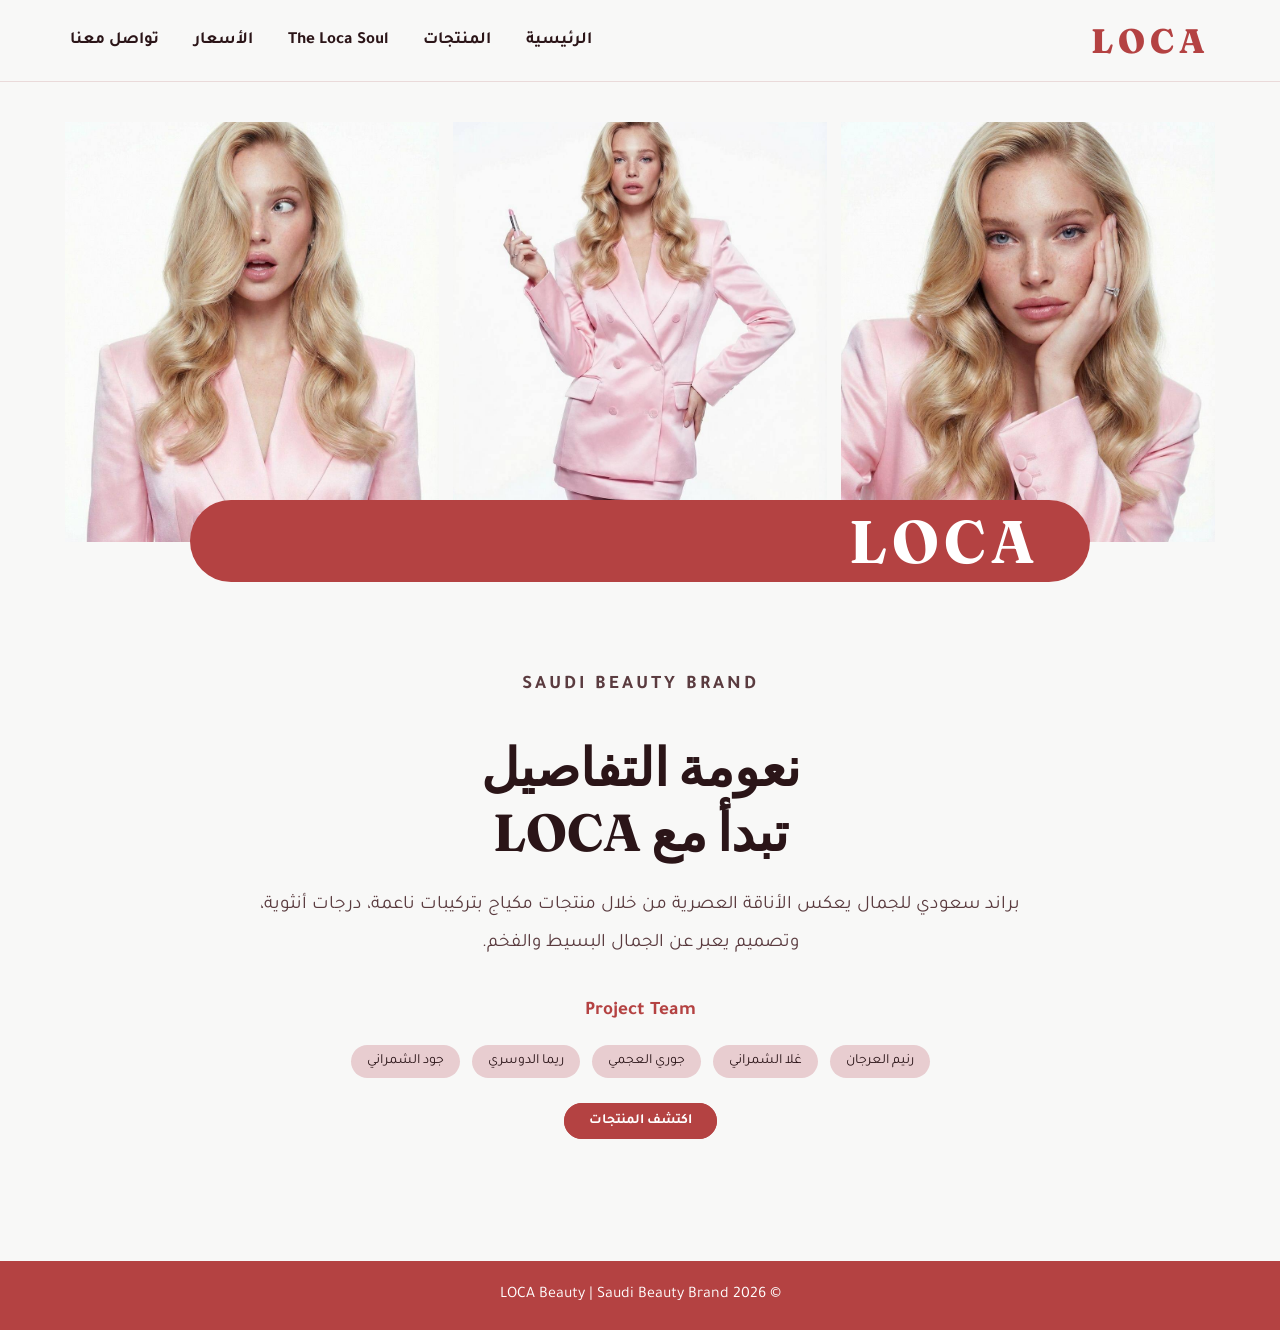
<file: index.html>
<!DOCTYPE html>
<html lang="ar" dir="rtl">
<head>
  <meta charset="UTF-8">
  <title>LOCA Beauty | الرئيسية</title>
  <link rel="stylesheet" href="style.css">
</head>
<body>

  <nav class="navbar">
    <div class="logo">LOCA</div>
    <ul class="nav-links">
      <li><a href="index.html">الرئيسية</a></li>
      <li><a href="products.html">المنتجات</a></li>
	  <li><a href="products.html"> The Loca Soul</a></li>
      <li><a href="offers.html">الأسعار</a></li>
      <li><a href="contact.html">تواصل معنا</a></li>
    </ul>
  </nav>
<section class="hero">

  <div class="hero-top">

    <div class="hero-images">
      <img src="h1.jpg" alt="">
      <img src="h2.jpg" alt="">
      <img src="h3.jpg" alt="">
    </div>

    <div class="hero-strip">
      <h1>LOCA</h1>
    </div>

  </div>

  <div class="hero-text">
    <p class="mini-title">SAUDI BEAUTY BRAND</p>

    <h2>
      نعومة التفاصيل<br>
      تبدأ مع <span>LOCA</span>
    </h2>

    <p>
      براند سعودي للجمال يعكس الأناقة العصرية من خلال منتجات مكياج
      بتركيبات ناعمة، درجات أنثوية، وتصميم يعبر عن الجمال البسيط والفخم.
    </p>

<div class="team-box">
  <p>Project Team</p>

  <div class="team-names">
    <span>رنيم العرجان</span>
    <span>غلا الشمراني</span>
    <span>جوري العجمي</span>
    <span>ريما الدوسري</span>
	<span>جود الشمراني</span>
  </div>
</div>

    <a href="products.html" class="btn">
      اكتشف المنتجات
    </a>
  </div>

</section>
  <footer class="footer">
    <p>© 2026 LOCA Beauty | Saudi Beauty Brand</p>
  </footer>

</body>
</html>
</file>
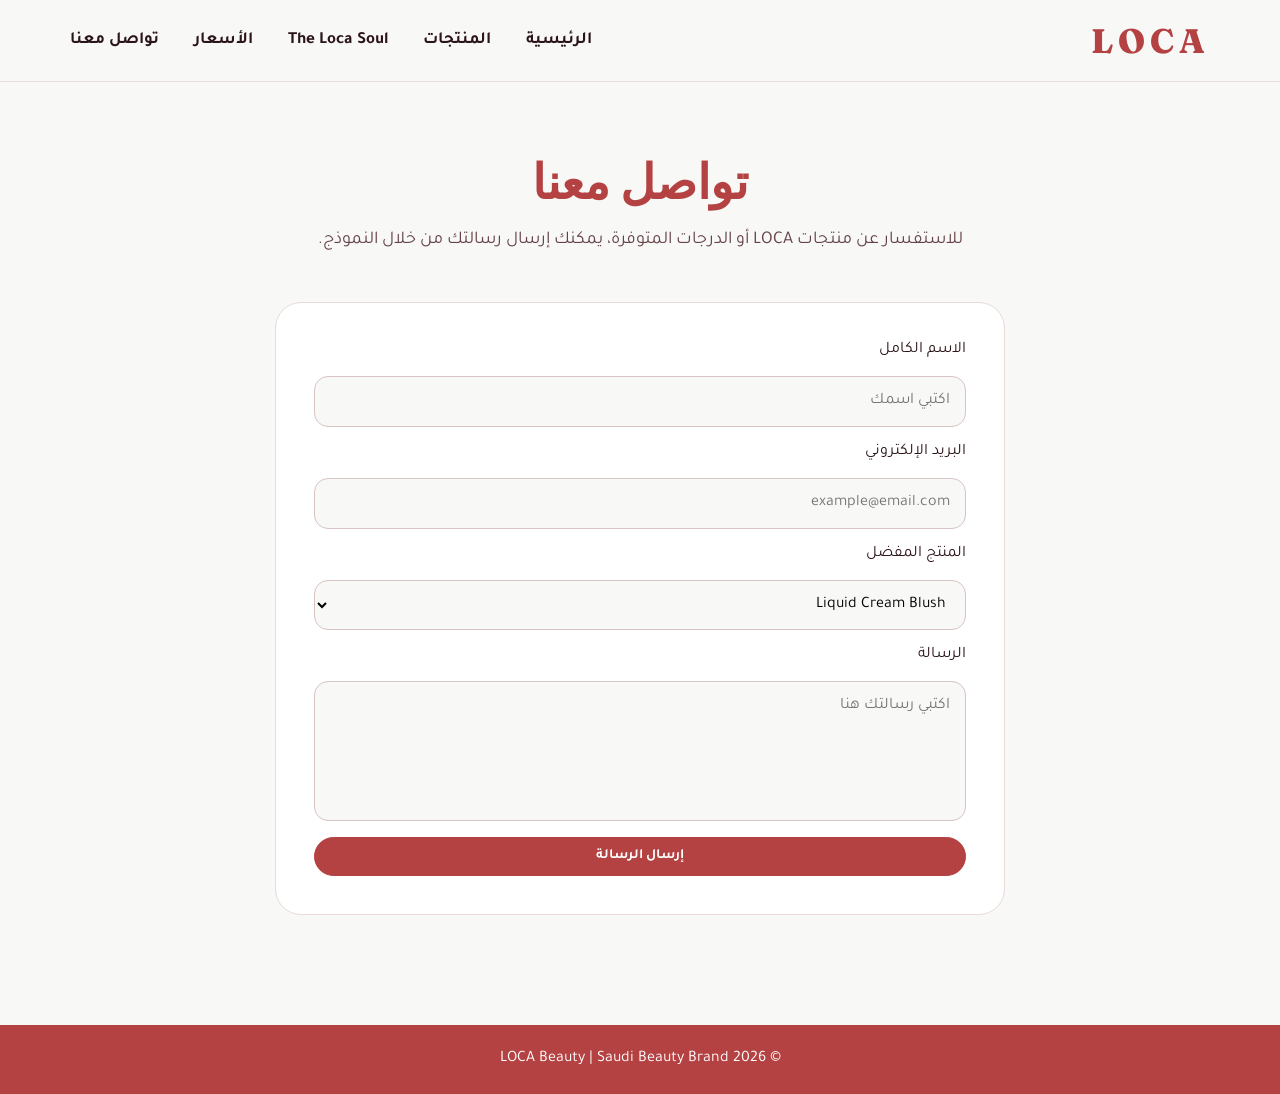
<file: contact.html>
<!DOCTYPE html>
<html lang="ar" dir="rtl">
<head>
  <meta charset="UTF-8">
  <title>LOCA Beauty | تواصل معنا</title>
  <link rel="stylesheet" href="style.css">
</head>
<body>

  <nav class="navbar">
    <div class="logo">LOCA</div>
    <ul class="nav-links">
      <li><a href="index.html">الرئيسية</a></li>
      <li><a href="products.html">المنتجات</a></li>
	  <li><a href="soul.html">The Loca Soul</a></li>
      <li><a href="offers.html">الأسعار</a></li>
      <li><a href="contact.html">تواصل معنا</a></li>
    </ul>
  </nav>

  <section class="section">
    <h2 class="section-title">تواصل معنا</h2>
    <p class="section-subtitle">
      للاستفسار عن منتجات LOCA أو الدرجات المتوفرة، يمكنك إرسال رسالتك من خلال النموذج.
    </p>

    <div class="contact-box">
      <form>
        <label>الاسم الكامل</label>
        <input type="text" placeholder="اكتبي اسمك">

        <label>البريد الإلكتروني</label>
        <input type="email" placeholder="example@email.com">

        <label>المنتج المفضل</label>
        <select>
          <option>Liquid Cream Blush</option>
          <option>Creamy Lip Liner</option>
          <option>Glossy Lip Balm</option>
          <option>Creamy Concealer</option>
          <option>Matte Eye Liner</option>
        </select>

        <label>الرسالة</label>
        <textarea placeholder="اكتبي رسالتك هنا"></textarea>

        <button type="submit" class="btn">إرسال الرسالة</button>
      </form>
    </div>
  </section>

  <footer class="footer">
    <p>© 2026 LOCA Beauty | Saudi Beauty Brand</p>
  </footer>

</body>
</html>
</file>
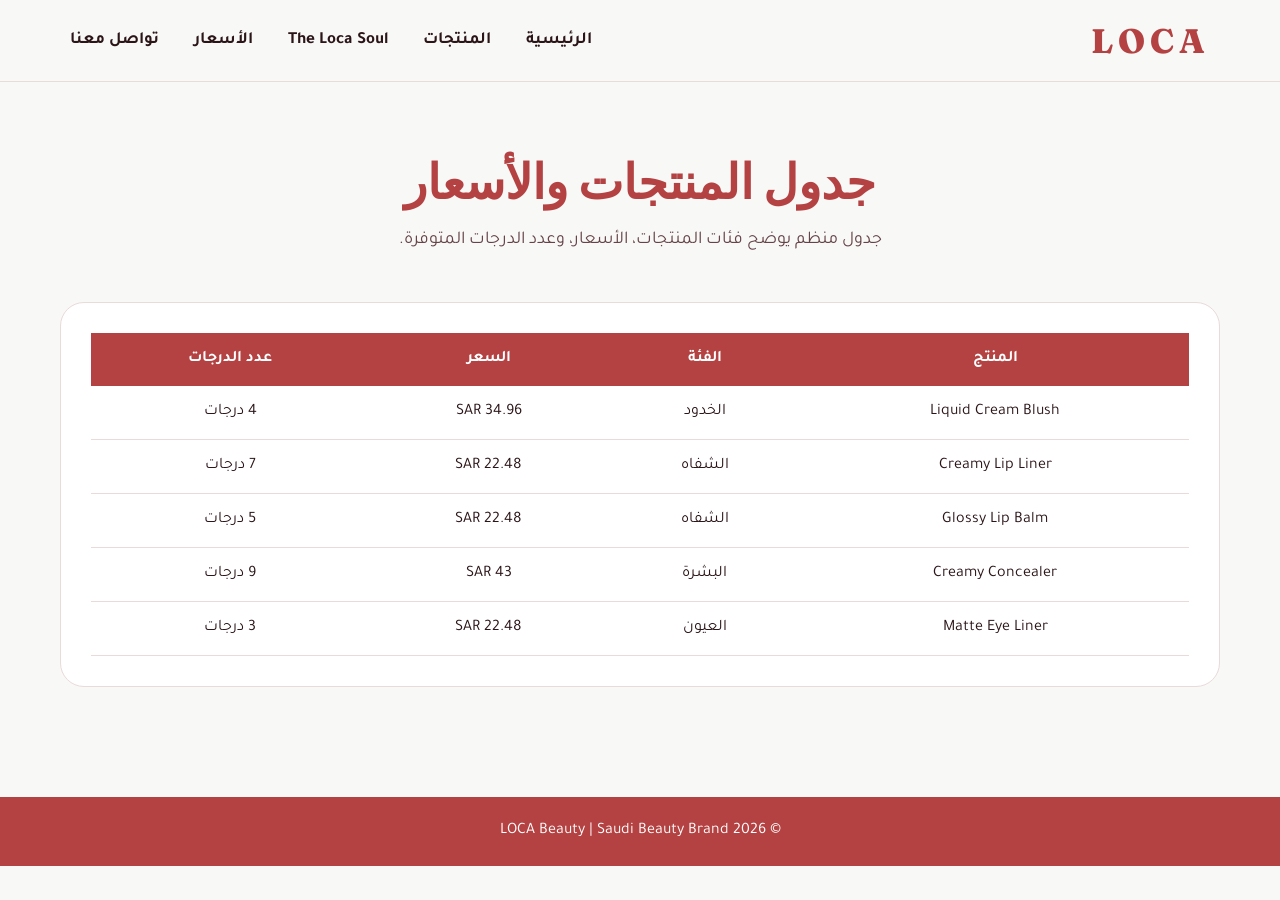
<file: offers.html>
<!DOCTYPE html>
<html lang="ar" dir="rtl">
<head>
  <meta charset="UTF-8">
  <title>LOCA Beauty | الأسعار</title>
  <link rel="stylesheet" href="style.css">
</head>
<body>

  <nav class="navbar">
    <div class="logo">LOCA</div>
    <ul class="nav-links">
      <li><a href="index.html">الرئيسية</a></li>
      <li><a href="products.html">المنتجات</a></li>
	  <li><a href="soul.html">The Loca Soul</a></li>
      <li><a href="offers.html">الأسعار</a></li>
      <li><a href="contact.html">تواصل معنا</a></li>
    </ul>
  </nav>

  <section class="section">
    <h2 class="section-title">جدول المنتجات والأسعار</h2>
    <p class="section-subtitle">
      جدول منظم يوضح فئات المنتجات، الأسعار، وعدد الدرجات المتوفرة.
    </p>

    <div class="table-box">
      <table>
        <tr>
          <th>المنتج</th>
          <th>الفئة</th>
          <th>السعر</th>
          <th>عدد الدرجات</th>
        </tr>
        <tr>
          <td>Liquid Cream Blush</td>
          <td>الخدود</td>
          <td>34.96 SAR</td>
          <td>4 درجات</td>
        </tr>
        <tr>
          <td>Creamy Lip Liner</td>
          <td>الشفاه</td>
          <td>22.48 SAR</td>
          <td>7 درجات</td>
        </tr>
        <tr>
          <td>Glossy Lip Balm</td>
          <td>الشفاه</td>
          <td>22.48 SAR</td>
          <td>5 درجات</td>
        </tr>
        <tr>
          <td>Creamy Concealer</td>
          <td>البشرة</td>
          <td>43 SAR</td>
          <td>9 درجات</td>
        </tr>
        <tr>
          <td>Matte Eye Liner</td>
          <td>العيون</td>
          <td>22.48 SAR</td>
          <td>3 درجات</td>
        </tr>
      </table>
    </div>
  </section>

  <footer class="footer">
    <p>© 2026 LOCA Beauty | Saudi Beauty Brand</p>
  </footer>

</body>
</html>
</file>
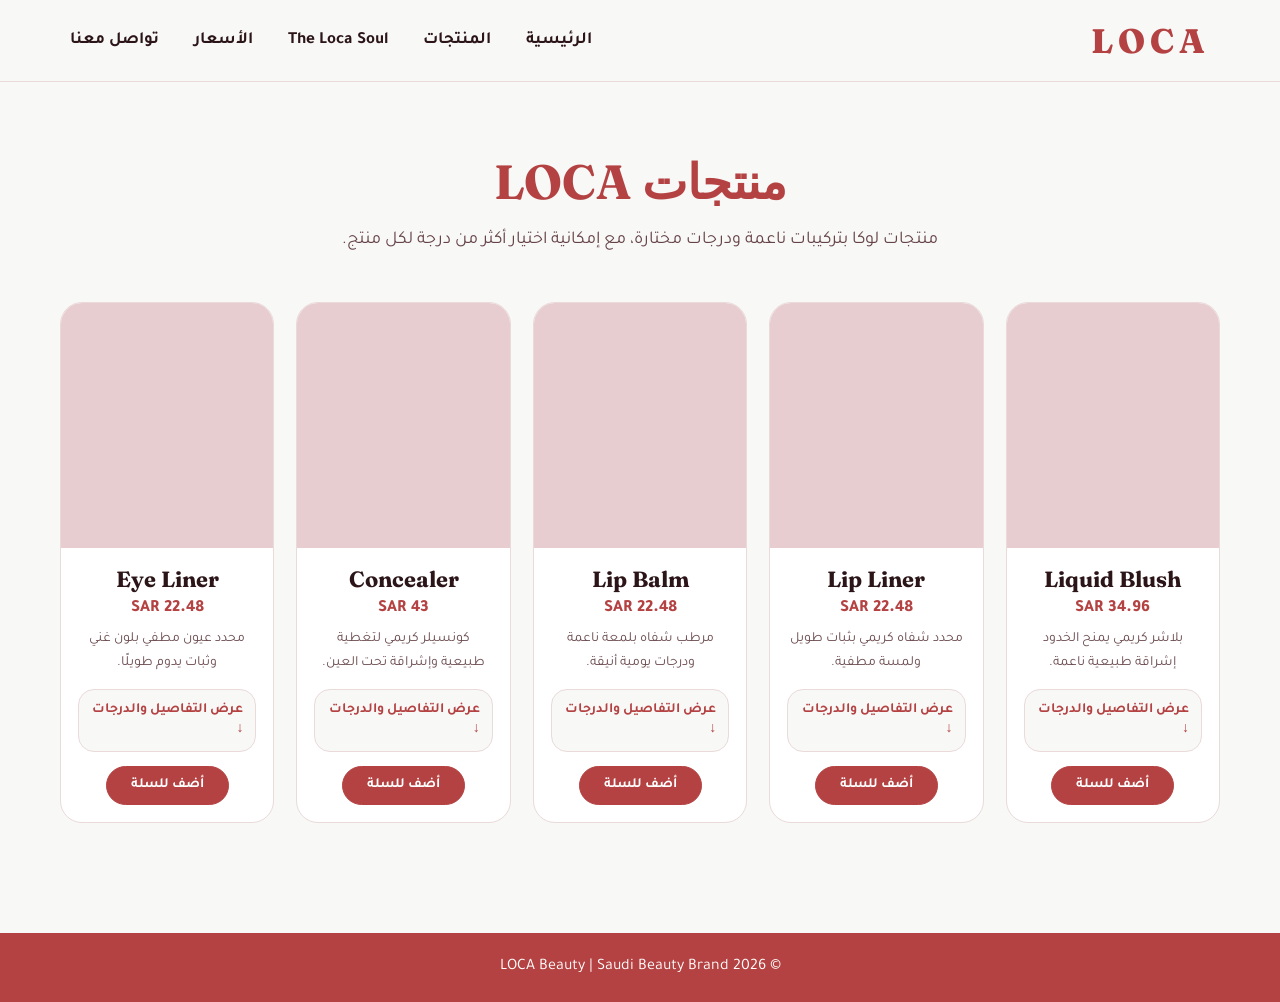
<file: products.html>
<!DOCTYPE html>
<html lang="ar" dir="rtl">
<head>
  <meta charset="UTF-8">
  <title>LOCA Beauty | المنتجات</title>
  <link rel="stylesheet" href="style.css">
</head>
<body>

  <nav class="navbar">
    <div class="logo">LOCA</div>

    <ul class="nav-links">
      <li><a href="index.html">الرئيسية</a></li>
      <li><a href="products.html">المنتجات</a></li>
	  <li><a href="soul.html">The Loca Soul</a></li>
      <li><a href="offers.html">الأسعار</a></li>
      <li><a href="contact.html">تواصل معنا</a></li>
    </ul>
  </nav>

  <section class="section">
    <h2 class="section-title">منتجات LOCA</h2>
    <p class="section-subtitle">
      منتجات لوكا بتركيبات ناعمة ودرجات مختارة، مع إمكانية اختيار أكثر من درجة لكل منتج.
    </p>

    <div class="products-grid">

      <div class="product-card">
        <div class="product-slider">
          <img src="blu.jpg" alt="Blush">
          <img src="bluModel.jpg" alt="Blush Model">
          <img src="bluColor.jpg" alt="Blush Colors">
        </div>

        <div class="product-info">
          <h3>Liquid Blush</h3>
          <p class="price">34.96 SAR</p>
          <p class="short-desc">بلاشر كريمي يمنح الخدود إشراقة طبيعية ناعمة.</p>

          <details>
            <summary>عرض التفاصيل والدرجات</summary>

            <p class="details-text">
              بلاشر الخدود السائل الكريمي سهل الدمج، يمنحك لونًا طبيعيًا ومتألقًا يدوم لساعات طويلة.
            </p>

            <div class="choice-box">
              <p>اختاري الدرجة:</p>
              <label><input type="checkbox"> Low Key 01</label>
              <label><input type="checkbox"> Barbie Era 02</label>
              <label><input type="checkbox"> Main Character 03</label>
            </div>
          </details>

          <button class="btn">أضف للسلة</button>
        </div>
      </div>

      <div class="product-card">
        <div class="product-slider">
          <img src="lin.jpg" alt="Lip Liner">
          <img src="linModel.jpg" alt="Lip Liner Model">
          <img src="linColor.jpg" alt="Lip Liner Colors">
        </div>

        <div class="product-info">
          <h3>Lip Liner</h3>
          <p class="price">22.48 SAR</p>
          <p class="short-desc">محدد شفاه كريمي بثبات طويل ولمسة مطفية.</p>

          <details>
            <summary>عرض التفاصيل والدرجات</summary>

            <p class="details-text">
              محدد الشفاه من لوكا يمنحك تحديدًا دقيقًا وثباتًا طويلًا بتركيبة كريمية غنية.
            </p>

            <div class="choice-box">
              <p>اختاري الدرجة:</p>
              <label><input type="checkbox"> First Million 08</label>
              <label><input type="checkbox"> CEO Move 09</label>
              <label><input type="checkbox"> Reality Check 10</label>
            </div>
          </details>

          <button class="btn">أضف للسلة</button>
        </div>
      </div>

      <div class="product-card">
        <div class="product-slider">
          <img src="lip.jpg" alt="Lip Balm">
          <img src="lipModel.jpg" alt="Lip Balm Model">
          <img src="lipColor.jpg" alt="Lip Balm Colors">
        </div>

        <div class="product-info">
          <h3>Lip Balm</h3>
          <p class="price">22.48 SAR</p>
          <p class="short-desc">مرطب شفاه بلمعة ناعمة ودرجات يومية أنيقة.</p>

          <details>
            <summary>عرض التفاصيل والدرجات</summary>

            <p class="details-text">
              مرطب شفاه يمنح الشفاه ترطيبًا ولمعة لطيفة بدرجات ناعمة مناسبة للاستخدام اليومي.
            </p>

            <div class="choice-box">
              <p>اختاري الدرجة:</p>
              <label><input type="checkbox"> Mocha Whip</label>
              <label><input type="checkbox"> Pink Sundae</label>
              <label><input type="checkbox"> Vanilla Swirl</label>
            </div>
          </details>

          <button class="btn">أضف للسلة</button>
        </div>
      </div>

      <div class="product-card">
        <div class="product-slider">
          <img src="con1.jpg" alt="Concealer">
          <img src="conModel.jpg" alt="Concealer Model">
          <img src="conColor.jpg" alt="Concealer Colors">
        </div>

        <div class="product-info">
          <h3>Concealer</h3>
          <p class="price">43 SAR</p>
          <p class="short-desc">كونسيلر كريمي لتغطية طبيعية وإشراقة تحت العين.</p>

          <details>
            <summary>عرض التفاصيل والدرجات</summary>

            <p class="details-text">
              كونسيلر لوكا لإخفاء العيوب وآثار الحبوب وإضاءة منطقة تحت العين بلمسة طبيعية.
            </p>

            <div class="choice-box">
              <p>اختاري الدرجة:</p>
              <label><input type="checkbox"> Biscotti</label>
              <label><input type="checkbox"> Toffee</label>
              <label><input type="checkbox"> Brownie</label>
            </div>
          </details>

          <button class="btn">أضف للسلة</button>
        </div>
      </div>

      <div class="product-card">
        <div class="product-slider">
          <img src="linE.jpg" alt="Eye Liner">
          <img src="linEModel.jpg" alt="Eye Liner Model">
          <img src="linEColor.jpg" alt="Eye Liner Colors">
        </div>

        <div class="product-info">
          <h3>Eye Liner</h3>
          <p class="price">22.48 SAR</p>
          <p class="short-desc">محدد عيون مطفي بلون غني وثبات يدوم طويلًا.</p>

          <details>
            <summary>عرض التفاصيل والدرجات</summary>

            <p class="details-text">
              محدد عيون متعدد الاستخدامات يدوم طويلًا ويوفر لونًا غنيًا لتحديد وتظليل العيون.
            </p>

            <div class="choice-box">
              <p>اختاري الدرجة:</p>
              <label><input type="checkbox"> Rizz Master</label>
              <label><input type="checkbox"> The Goat</label>
              <label><input type="checkbox"> Soft Femme</label>
            </div>
          </details>

          <button class="btn">أضف للسلة</button>
        </div>
      </div>

    </div>
  </section>

  <footer class="footer">
    <p>© 2026 LOCA Beauty | Saudi Beauty Brand</p>
  </footer>

</body>
</html>
</file>
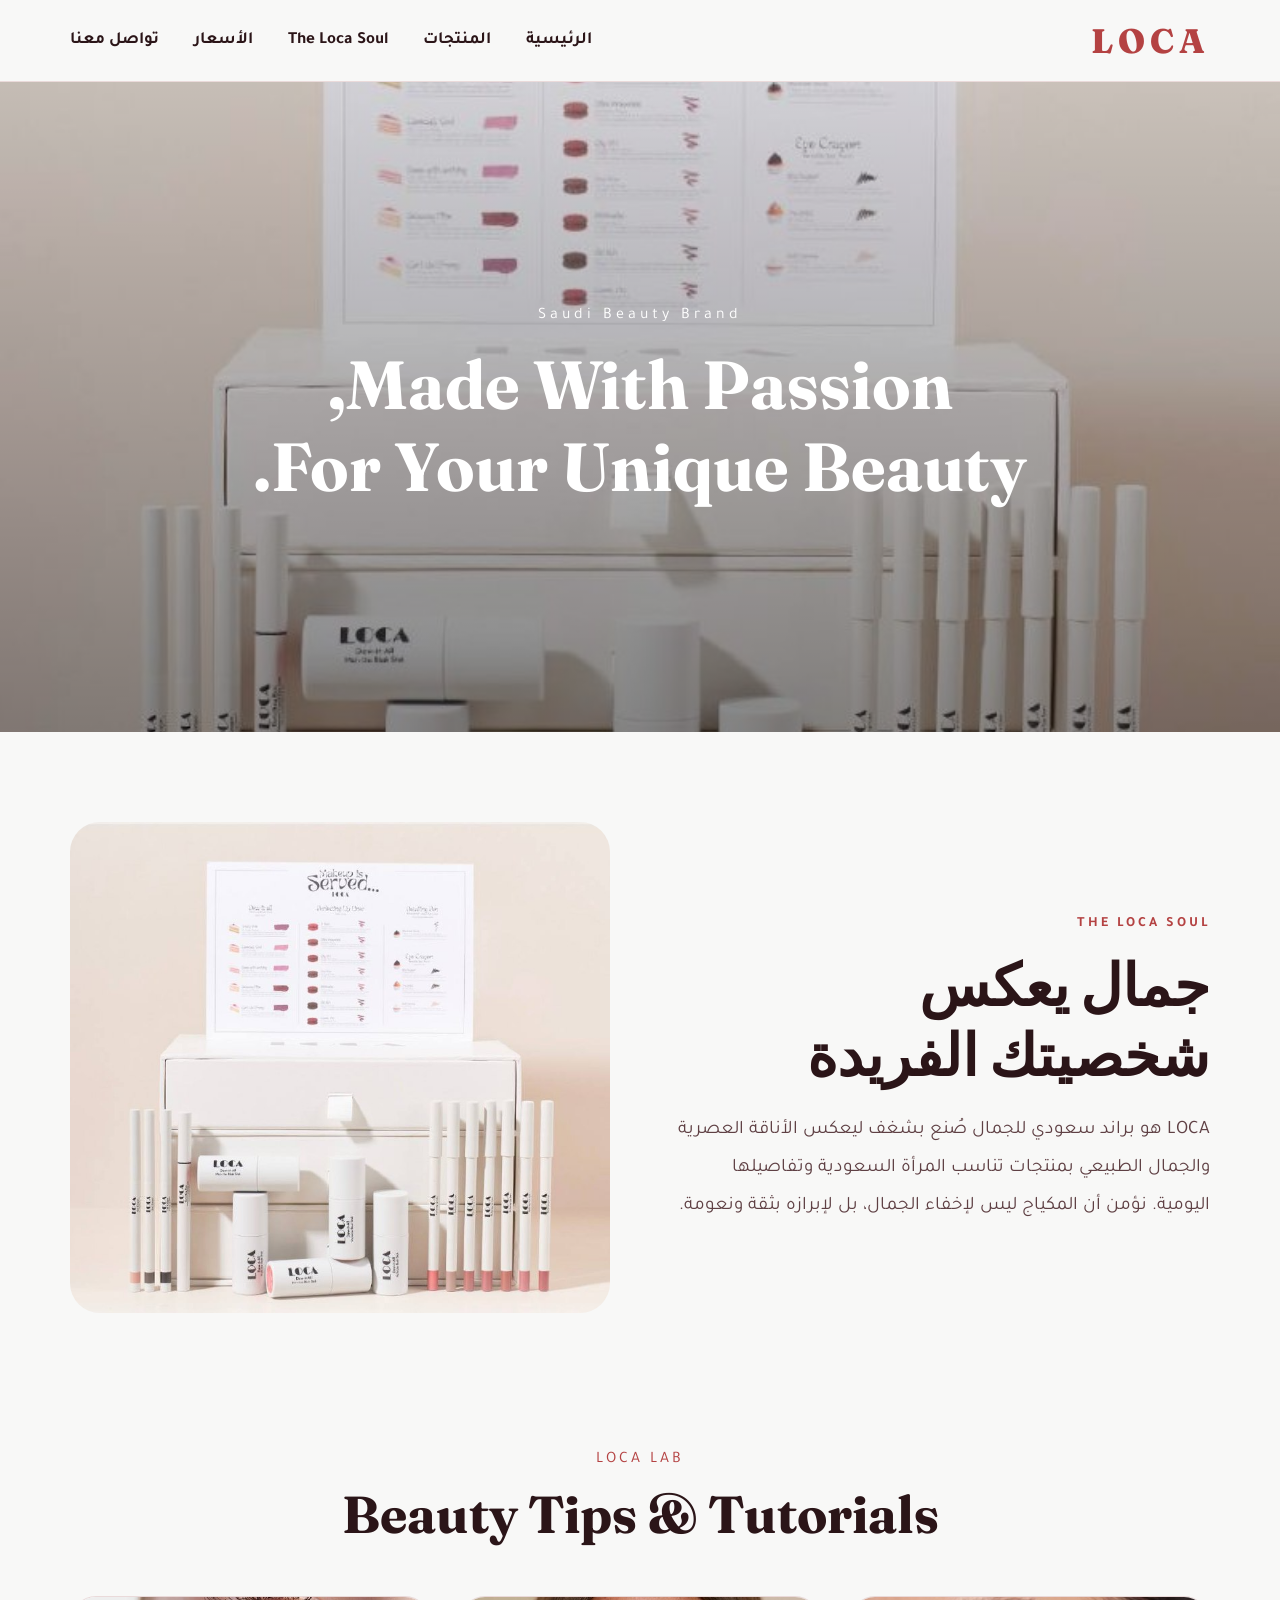
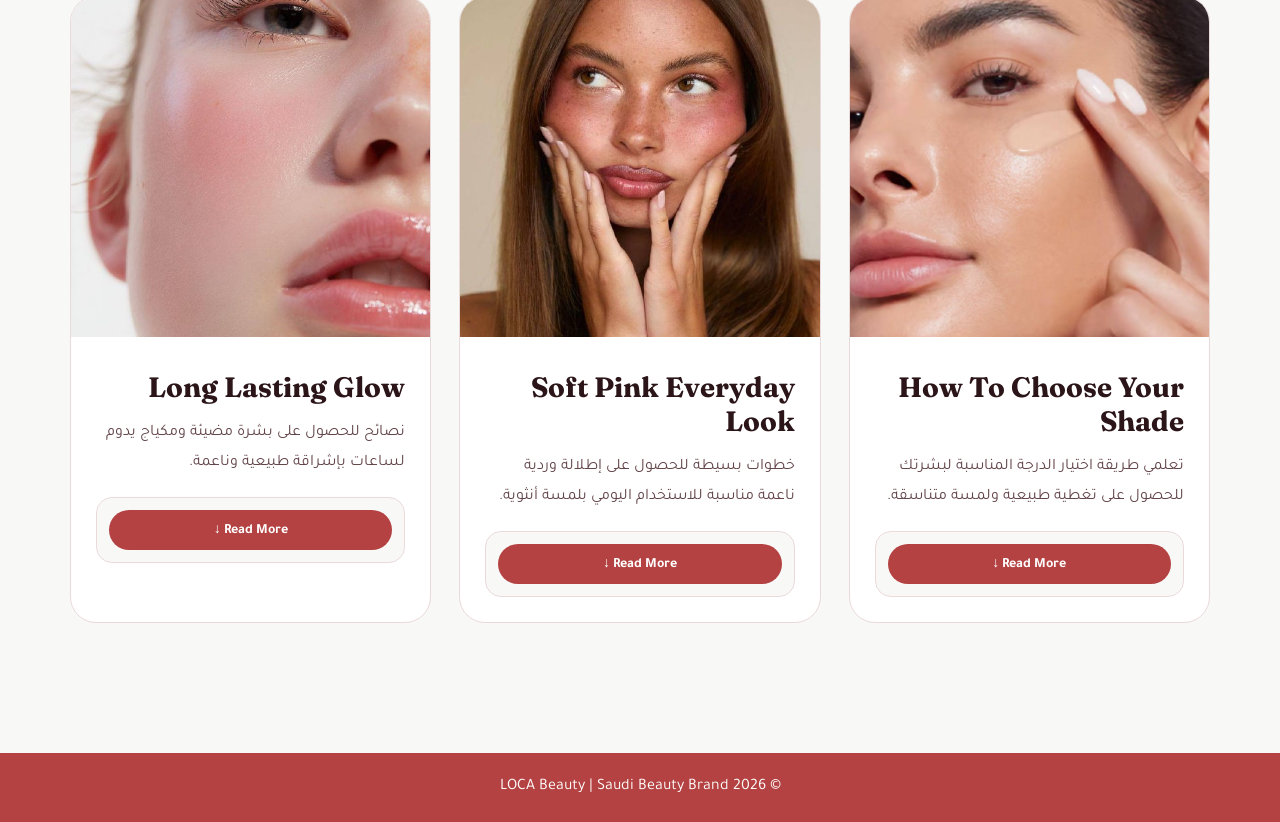
<file: soul.html>
<!DOCTYPE html>
<html lang="ar" dir="rtl">

<head>
  <meta charset="UTF-8">
  <title>LOCA | The Loca Soul</title>
  <link rel="stylesheet" href="style.css">
</head>

<body>

  <!-- Navbar -->

  <nav class="navbar">

    <div class="logo">LOCA</div>

    <ul class="nav-links">
      <li><a href="index.html">الرئيسية</a></li>
      <li><a href="products.html">المنتجات</a></li>
      <li><a href="soul.html">The Loca Soul</a></li>
      <li><a href="offers.html">الأسعار</a></li>
      <li><a href="contact.html">تواصل معنا</a></li>
    </ul>

  </nav>

  <!-- Banner -->

  <section class="soul-banner">

    <img src="soulStory.jpg" alt="LOCA Story">

    <div class="soul-overlay">
      <p>Saudi Beauty Brand</p>

      <h1>
        Made With Passion,<br>
        For Your Unique Beauty.
      </h1>
    </div>

  </section>

  <!-- Story -->

  <section class="soul-section">

    <div class="soul-text">

      <p class="mini-title">THE LOCA SOUL</p>

      <h2>
        جمال يعكس<br>
        شخصيتك الفريدة
      </h2>

      <p>
        LOCA هو براند سعودي للجمال صُنع بشغف ليعكس الأناقة العصرية
        والجمال الطبيعي بمنتجات تناسب المرأة السعودية وتفاصيلها اليومية.
        نؤمن أن المكياج ليس لإخفاء الجمال، بل لإبرازه بثقة ونعومة.
      </p>

    </div>

    <div class="soul-image">
      <img src="soulStory.jpg" alt="">
    </div>

  </section>

  <!-- LOCA LAB -->

  <section class="lab-section">

    <div class="lab-title">
      <p>LOCA LAB</p>

      <h2>Beauty Tips & Tutorials</h2>
    </div>

    <div class="lab-grid">

      <!-- card -->

      <div class="lab-card">

        <img src="lab1.jpg" alt="">

        <div class="lab-content">

          <h3>How To Choose Your Shade</h3>

          <p>
            تعلمي طريقة اختيار الدرجة المناسبة لبشرتك للحصول على
            تغطية طبيعية ولمسة متناسقة.
          </p>

          <details class="lab-more">
  <summary>Read More</summary>
  <p>
    قبل اختيار الدرجة، جرّبي المنتج على منطقة قريبة من لون الوجه وانتظري دقيقة حتى يثبت اللون. اختاري الدرجة الأقرب لبشرتك لإطلالة طبيعية.
  </p>
</details>
		  
		  

        </div>

      </div>

      <!-- card -->

      <div class="lab-card">

        <img src="lab2.jpg" alt="">

        <div class="lab-content">

          <h3>Soft Pink Everyday Look</h3>

          <p>
            خطوات بسيطة للحصول على إطلالة وردية ناعمة مناسبة
            للاستخدام اليومي بلمسة أنثوية.
          </p>

          <details class="lab-more">
  <summary>Read More</summary>
  <p>
    للحصول على لوك وردي ناعم، استخدمي بلاشر خفيف مع مرطب شفاه لامع وادمجي اللون جيدًا حتى يظهر بشكل طبيعي.
  </p>
</details>
		  
		  
        </div>

      </div>

      <!-- card -->

      <div class="lab-card">

        <img src="lab3.jpg" alt="">

        <div class="lab-content">

          <h3>Long Lasting Glow</h3>

          <p>
            نصائح للحصول على بشرة مضيئة ومكياج يدوم لساعات
            بإشراقة طبيعية وناعمة.
          </p>
            
			
			<details class="lab-more">
  <summary>Read More</summary>
  <p>
    لثبات اللمعة، جهزي البشرة بالترطيب قبل المكياج واستخدمي طبقات خفيفة من المنتج بدل كمية كبيرة مرة واحدة.
  </p>
</details>

        </div>

      </div>

    </div>

  </section>

  <!-- Footer -->

  <footer class="footer">
    <p>© 2026 LOCA Beauty | Saudi Beauty Brand</p>
  </footer>

</body>

</html>
</file>
<file: style.css>
@import url('https://fonts.googleapis.com/css2?family=Fraunces:wght@500;600;700;800&family=Tajawal:wght@400;500;700&display=swap');

:root {
  --red: #B44242;
  --pink: #E8CDD0;
  --white: #F8F8F7;
  --dark: #2B1518;
  --border: #eadada;
}

* {
  margin: 0;
  padding: 0;
  box-sizing: border-box;
}

body {
  background: var(--white);
  color: var(--dark);
  font-family: "Tajawal", sans-serif;
}

a {
  text-decoration: none;
  color: inherit;
}

.navbar {
  height: 82px;
  padding: 0 70px;
  display: flex;
  justify-content: space-between;
  align-items: center;
  background: var(--white);
  border-bottom: 1px solid var(--border);
  position: sticky;
  top: 0;
  z-index: 1000;
}

.logo {
  font-family: "Fraunces", serif;
  font-size: 34px;
  color: var(--red);
  letter-spacing: 5px;
  font-weight: 800;
}

.nav-links {
  list-style: none;
  display: flex;
  gap: 35px;
  font-size: 17px;
  font-weight: 600;
}

.nav-links a:hover {
  color: var(--red);
}

.btn {
  background: var(--red);
  color: white;
  padding: 10px 24px;
  border-radius: 50px;
  border: 1px solid var(--red);
  font-size: 14px;
  font-weight: 700;
  cursor: pointer;
  transition: 0.3s;
  font-family: "Tajawal", sans-serif;
}

.btn:hover {
  transform: translateY(-3px);
  box-shadow: 0 12px 25px rgba(180, 66, 66, 0.22);
}

/* SECTION */
.section {
  padding: 70px 60px;
}

.section-title {
  font-family: "Fraunces", serif;
  font-size: 48px;
  color: var(--red);
  text-align: center;
  margin-bottom: 12px;
}

.section-subtitle {
  text-align: center;
  max-width: 720px;
  margin: 0 auto 45px;
  line-height: 1.9;
  color: #654348;
  font-size: 18px;
}

/* PRODUCTS */
.products-grid {
  display: grid;
  grid-template-columns: repeat(5, 1fr);
  gap: 22px;
  align-items: start;
}

.product-card {
  background: white;
  border: 1px solid var(--border);
  border-radius: 22px;
  overflow: hidden;
  transition: 0.35s;
  min-width: 0;
}

.product-card:hover {
  transform: translateY(-6px);
  box-shadow: 0 22px 45px rgba(43, 21, 24, 0.12);
}

.product-slider {
  width: 100%;
  height: 245px;
  position: relative;
  overflow: hidden;
  background: var(--pink);
}

.product-slider img {
  position: absolute;
  inset: 0;
  width: 100%;
  height: 100%;
  object-fit: cover;
  opacity: 0;
  animation: slideShow 9s infinite;
}

.product-slider img:nth-child(1) {
  animation-delay: 0s;
}

.product-slider img:nth-child(2) {
  animation-delay: 3s;
}

.product-slider img:nth-child(3) {
  animation-delay: 6s;
}

@keyframes slideShow {
  0% {
    opacity: 0;
    transform: scale(1.04);
  }

  8% {
    opacity: 1;
    transform: scale(1);
  }

  32% {
    opacity: 1;
    transform: scale(1);
  }

  42% {
    opacity: 0;
    transform: scale(1.04);
  }

  100% {
    opacity: 0;
  }
}

.product-info {
  padding: 17px;
  text-align: center;
}

.product-info h3 {
  font-family: "Fraunces", serif;
  font-size: 22px;
  color: var(--dark);
  margin-bottom: 6px;
}

.price {
  color: var(--red);
  font-size: 17px;
  font-weight: 800;
  margin-bottom: 9px;
}

.short-desc {
  font-size: 14px;
  line-height: 1.7;
  color: #6b4b4f;
  min-height: 48px;
}

/* DETAILS */
details {
  margin-top: 13px;
  text-align: right;
  background: var(--white);
  border: 1px solid var(--border);
  border-radius: 16px;
  padding: 12px;
}

summary {
  cursor: pointer;
  color: var(--red);
  font-weight: 700;
  list-style: none;
  font-size: 14px;
}

summary::-webkit-details-marker {
  display: none;
}

summary::after {
  content: " ↓";
}

details[open] summary::after {
  content: " ↑";
}

.details-text {
  margin-top: 12px;
  font-size: 13px;
  line-height: 1.8;
  color: #5a3b3f;
}

.choice-box {
  margin-top: 12px;
  display: flex;
  flex-direction: column;
  gap: 8px;
}

.choice-box p {
  color: var(--dark);
  font-weight: 700;
  font-size: 13px;
}

.choice-box label {
  background: white;
  border: 1px solid var(--border);
  padding: 8px 10px;
  border-radius: 12px;
  font-size: 13px;
  cursor: pointer;
}

.choice-box input {
  margin-left: 6px;
  accent-color: var(--red);
}

.product-card .btn {
  margin-top: 14px;
}

/* TABLE */
.table-box {
  background: white;
  border: 1px solid var(--border);
  padding: 30px;
  border-radius: 24px;
  overflow-x: auto;
}

table {
  width: 100%;
  border-collapse: collapse;
  text-align: center;
}

th {
  background: var(--red);
  color: white;
  padding: 17px;
}

td {
  padding: 17px;
  border-bottom: 1px solid var(--border);
}

tr:hover {
  background: var(--pink);
}

/* CONTACT */
.contact-box {
  max-width: 730px;
  margin: auto;
  background: white;
  border: 1px solid var(--border);
  border-radius: 26px;
  padding: 38px;
}

form {
  display: flex;
  flex-direction: column;
  gap: 16px;
}

input,
select,
textarea {
  padding: 15px;
  border: 1px solid #d8c3c5;
  background: var(--white);
  border-radius: 14px;
  font-size: 16px;
  font-family: "Tajawal", sans-serif;
}

input:focus,
select:focus,
textarea:focus {
  outline: none;
  border-color: var(--red);
}

textarea {
  height: 140px;
  resize: none;
}

.footer {
  background: var(--red);
  color: white;
  text-align: center;
  padding: 25px;
  margin-top: 40px;
}

/* RESPONSIVE */
@media (max-width: 1250px) {
  .products-grid {
    grid-template-columns: repeat(3, 1fr);
  }
}

@media (max-width: 850px) {
  .navbar {
    height: auto;
    padding: 20px;
    flex-direction: column;
    gap: 15px;
  }

  .nav-links {
    flex-wrap: wrap;
    justify-content: center;
    gap: 18px;
  }

  .section {
    padding: 50px 22px;
  }

  .section-title {
    font-size: 38px;
  }

  .products-grid {
    grid-template-columns: 1fr;
  }

  .product-slider {
    height: 340px;
  }
}
/* SOUL PAGE */

.soul-banner {
  position: relative;
  height: 650px;
  overflow: hidden;
}

.soul-banner img {
  width: 100%;
  height: 100%;
  object-fit: cover;
}

.soul-overlay {
  position: absolute;
  inset: 0;
  background: linear-gradient(
    to top,
    rgba(0,0,0,0.45),
    rgba(0,0,0,0.15)
  );

  display: flex;
  flex-direction: column;
  justify-content: center;
  align-items: center;

  color: white;
  text-align: center;
}

.soul-overlay p {
  letter-spacing: 4px;
  margin-bottom: 18px;
}

.soul-overlay h1 {
  font-family: "Fraunces", serif;
  font-size: 68px;
  line-height: 1.2;
}

.soul-section {
  padding: 90px 70px;
  display: grid;
  grid-template-columns: 1fr 1fr;
  gap: 60px;
  align-items: center;
}

.soul-text .mini-title {
  color: var(--red);
  letter-spacing: 3px;
  margin-bottom: 18px;
  font-size: 14px;
  font-weight: 700;
}

.soul-text h2 {
  font-family: "Fraunces", serif;
  font-size: 58px;
  line-height: 1.2;
  margin-bottom: 22px;
  color: var(--dark);
}

.soul-text p:last-child {
  font-size: 19px;
  line-height: 2;
  color: #5f4044;
}

.soul-image img {
  width: 100%;
  border-radius: 30px;
}

/* LAB */

.lab-section {
  padding: 40px 70px 90px;
}

.lab-title {
  text-align: center;
  margin-bottom: 50px;
}

.lab-title p {
  color: var(--red);
  letter-spacing: 3px;
  margin-bottom: 12px;
}

.lab-title h2 {
  font-family: "Fraunces", serif;
  font-size: 52px;
}

.lab-grid {
  display: grid;
  grid-template-columns: repeat(3, 1fr);
  gap: 28px;
}

.lab-card {
  background: white;
  border: 1px solid #eadada;
  border-radius: 26px;
  overflow: hidden;
  transition: 0.35s;
}

.lab-card:hover {
  transform: translateY(-8px);
  box-shadow: 0 25px 50px rgba(43,21,24,0.12);
}

.lab-card img {
  width: 100%;
  height: 340px;
  object-fit: cover;
}

.lab-content {
  padding: 25px;
}

.lab-content h3 {
  font-family: "Fraunces", serif;
  font-size: 28px;
  margin-bottom: 14px;
  color: var(--dark);
}

.lab-content p {
  line-height: 1.9;
  color: #634549;
  margin-bottom: 18px;
}

/* responsive */

@media (max-width: 950px) {

  .soul-overlay h1 {
    font-size: 44px;
  }

  .soul-section {
    grid-template-columns: 1fr;
    padding: 60px 25px;
  }

  .lab-section {
    padding: 20px 25px 70px;
  }

  .lab-grid {
    grid-template-columns: 1fr;
  }

}
.lab-more {
  margin-top: 15px;
  border: 1px solid #eadada;
  border-radius: 16px;
  padding: 12px;
  background: var(--white);
}

.lab-more summary {
  cursor: pointer;
  color: white;
  background: var(--red);
  border-radius: 50px;
  padding: 10px 20px;
  text-align: center;
  font-weight: 700;
  list-style: none;
}

.lab-more summary::-webkit-details-marker {
  display: none;
}

.lab-more p {
  margin-top: 14px;
  font-size: 14px;
}
/* HOME HEADER */
.hero {
  padding: 40px 60px 90px;
  background: var(--white);
}

.hero-images {
  display: grid;
  grid-template-columns: repeat(3, 1fr);
  gap: 14px;
  max-width: 1150px;
  margin: 0 auto;
}

.hero-images img {
  width: 100%;
  height: 420px;
  object-fit: cover;
  display: block;
}

.hero-strip {
  width: 78%;
  max-width: 900px;
  height: 82px;
  background: var(--red);
  margin: -42px auto 0;
  border-radius: 100px;
  display: flex;
  align-items: center;
  padding-right: 50px;
  position: relative;
  z-index: 10;
}

.hero-strip h1 {
  color: white;
  font-family: "Fraunces", serif;
  font-size: 60px;
  letter-spacing: 5px;
}

.hero-text {
  text-align: center;
  max-width: 760px;
  margin: 85px auto 0;
}

.hero-text h3 {
  font-family: "Fraunces", serif;
  color: var(--red);
  font-size: 34px;
  letter-spacing: 4px;
  margin-bottom: 8px;
}

.mini-title {
  color: var(--red);
  letter-spacing: 3px;
  font-size: 14px;
  margin-bottom: 18px;
  font-weight: 700;
}

.hero-text h2 {
  font-family: "Fraunces", serif;
  font-size: 52px;
  line-height: 1.25;
  color: var(--dark);
  margin-bottom: 22px;
}

.hero-text p {
  font-size: 19px;
  line-height: 2;
  color: #5a3b3f;
  margin-bottom: 30px;
}

.team-box {
  margin: 22px 0 30px;
}

.team-box p {
  color: var(--red);
  font-weight: 700;
  margin-bottom: 10px;
}

.team-box span {
  display: inline-block;
  background: var(--pink);
  color: var(--dark);
  padding: 8px 16px;
  border-radius: 30px;
  margin: 4px;
  font-size: 14px;
}

@media (max-width: 900px) {
  .hero {
    padding: 25px;
  }

  .hero-images {
    grid-template-columns: 1fr;
  }

  .hero-images img {
    height: 330px;
  }

  .hero-strip {
    width: 92%;
    height: 70px;
    margin-top: -35px;
  }

  .hero-strip h1 {
    font-size: 45px;
  }

  .hero-text h2 {
    font-size: 40px;
  }
}
</file>
